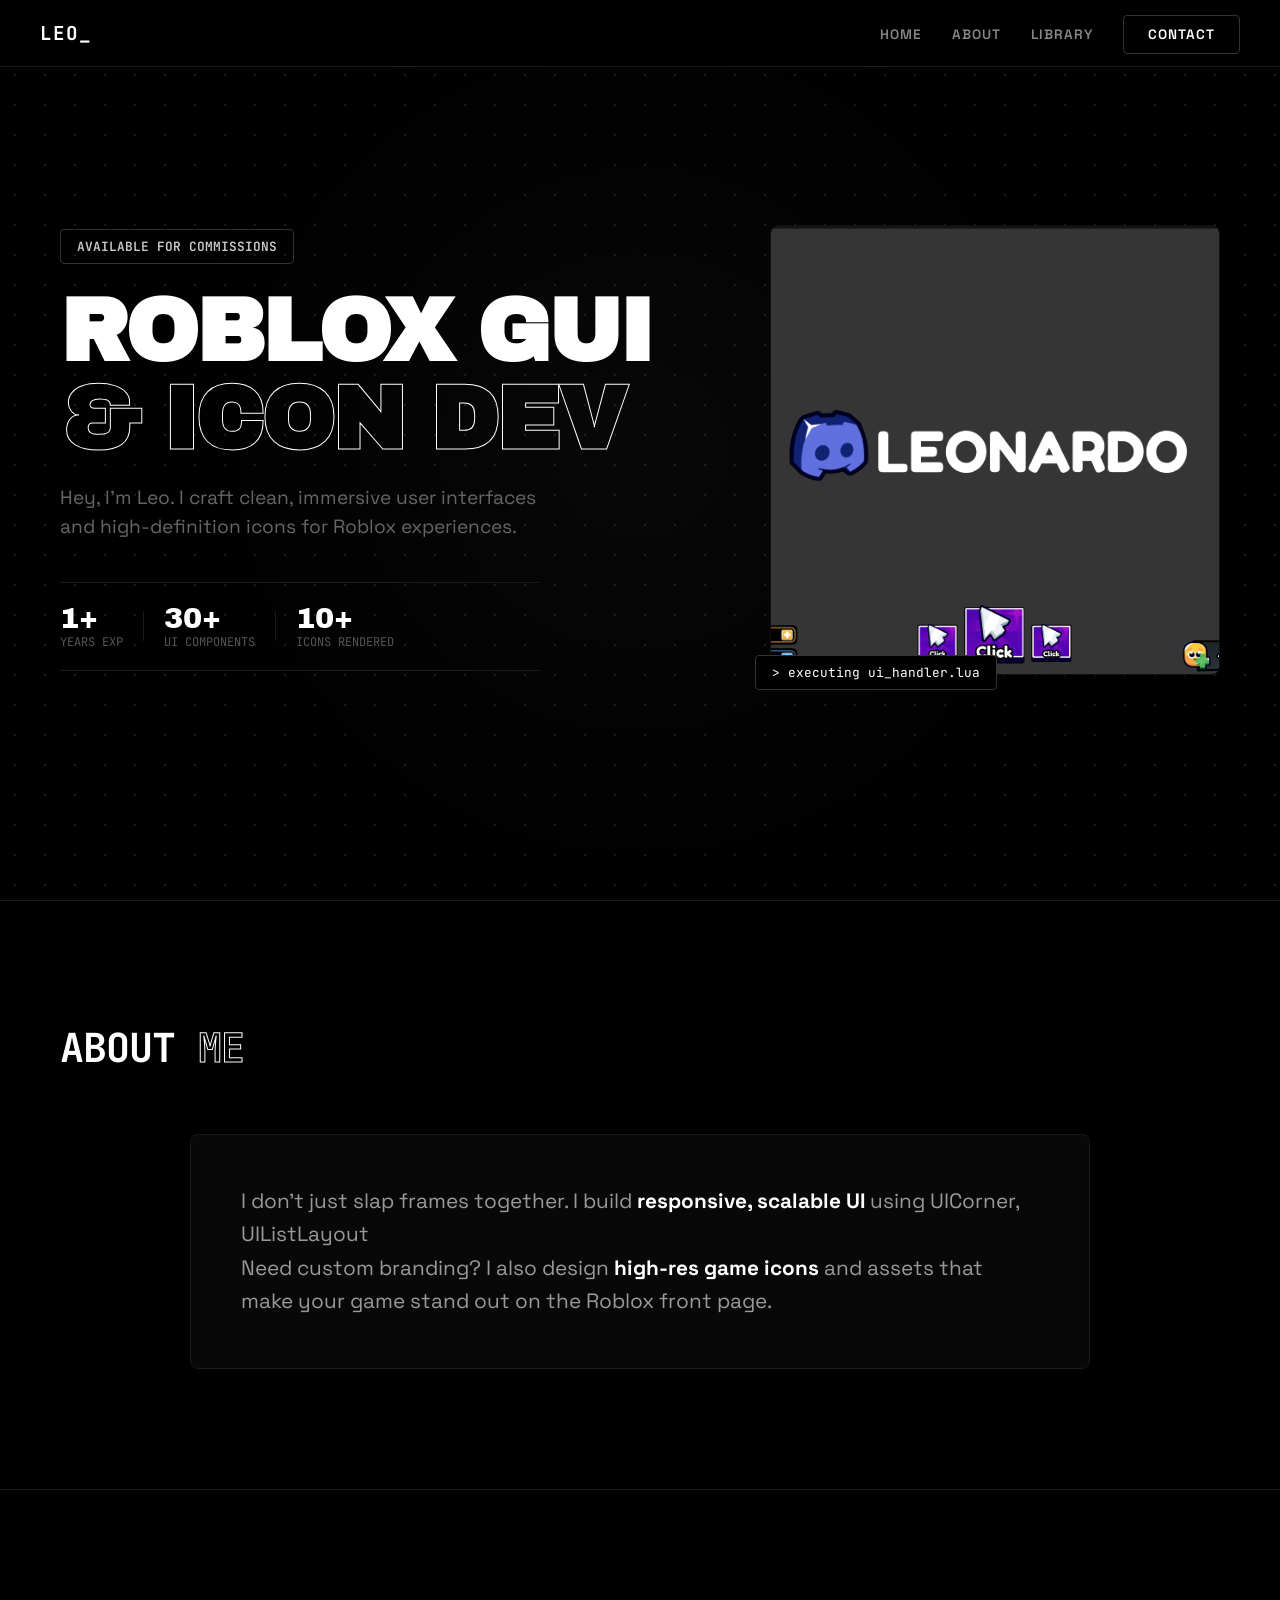
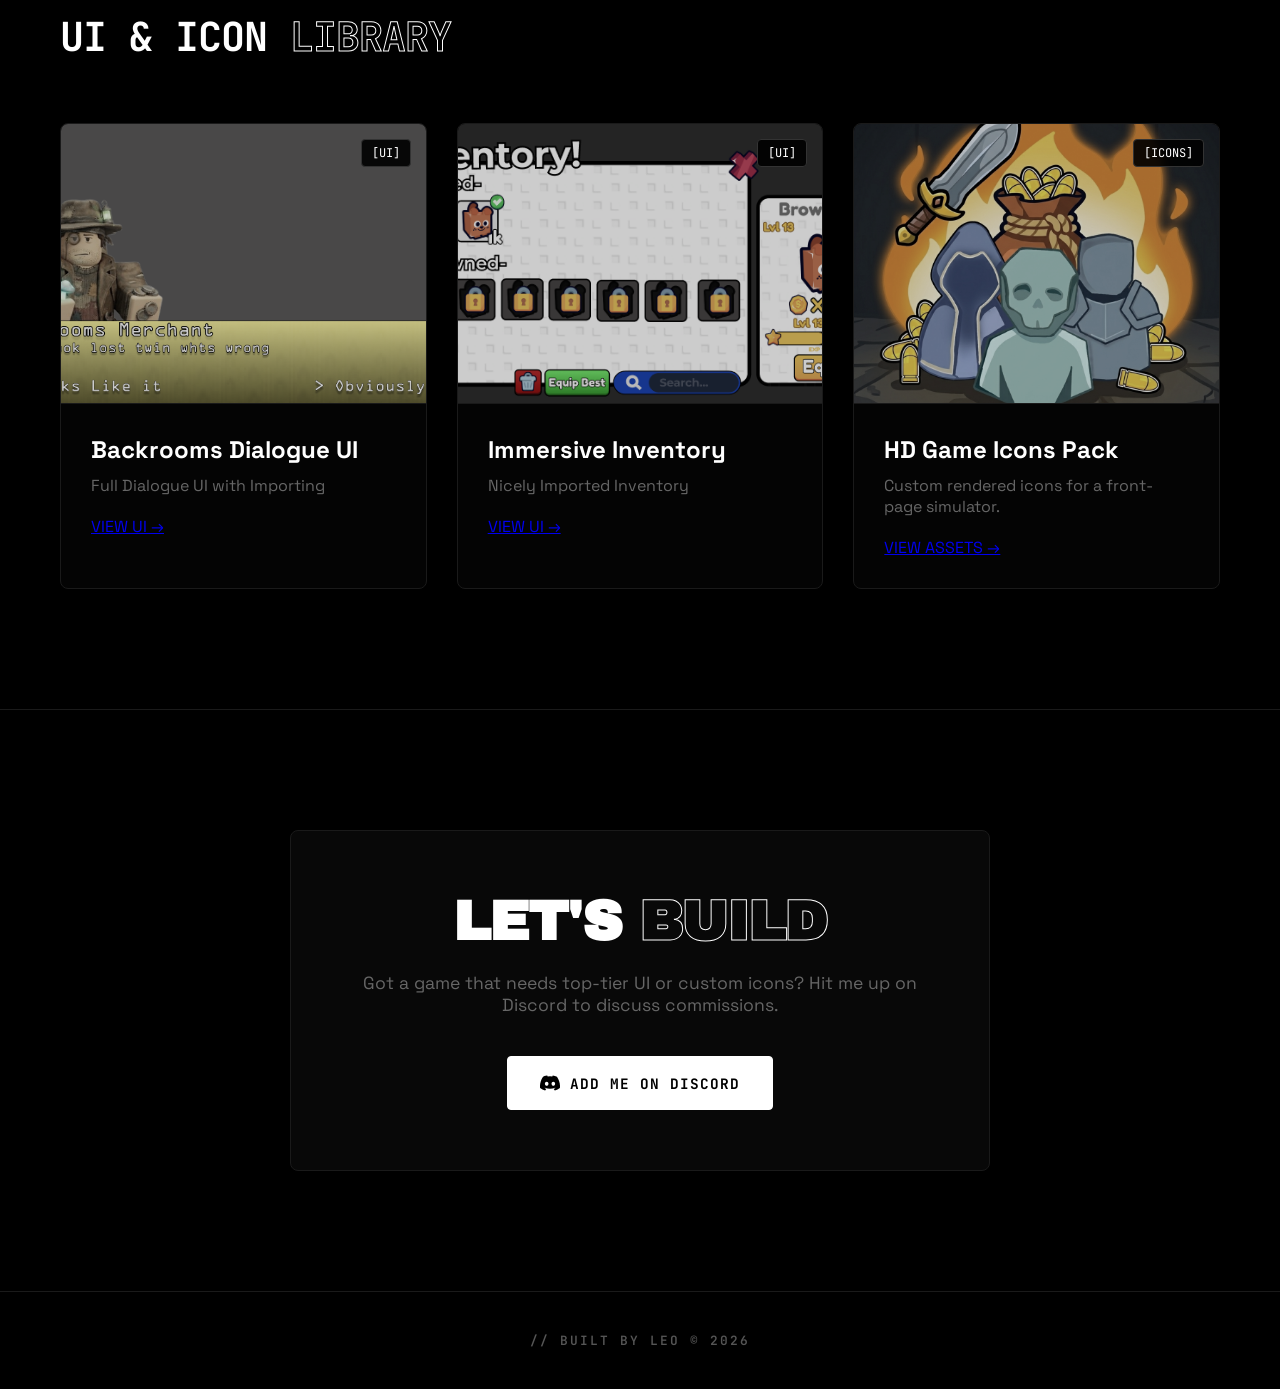
<file: Untitled-1.html>
<!DOCTYPE html>
<html lang="en">
<head>
    <meta charset="UTF-8">
    <meta name="viewport" content="width=device-width, initial-scale=1.0">
    <title>Leo | Roblox GUI & Icon Dev</title>
    <link rel="stylesheet" href="style.css">
    <!-- Importing fonts: Space Grotesk for text, JetBrains Mono for code -->
    <link href="https://fonts.googleapis.com/css2?family=Archivo+Black&family=JetBrains+Mono:wght@400;700&family=Space+Grotesk:wght@300;400;500;700&display=swap" rel="stylesheet">
</head>
<body>

    <!-- Animated Dev Dots Background -->
    <div class="grid-bg"></div>
    <div class="grid-glow"></div>

    <!-- ================= HEADER / NAVBAR ================= -->
    <header id="top">
        <nav class="navbar">
            <div class="logo">LEO<span class="cursor-blink">_</span></div>
            <ul class="nav-links">
                <li><a href="#top">Home</a></li>
                <li><a href="#about">About</a></li>
                <li><a href="#library">Library</a></li>
                <li><a href="#contact" class="nav-cta">Contact</a></li>
            </ul>
        </nav>
    </header>

    <!-- ================= HERO SECTION ================= -->
    <section class="hero">
        <div class="hero-content reveal">
            <div class="status-badge">AVAILABLE FOR COMMISSIONS</div>
            <h1>ROBLOX GUI <br><span class="outline-text">& ICON DEV</span></h1>
            <p>Hey, I'm Leo. I craft clean, immersive user interfaces and high-definition icons for Roblox experiences.</p>
            
            <!-- Dev Stats Bar -->
            <div class="dev-stats">
                <div class="stat"><span class="stat-num">1+</span><span class="stat-label">Years Exp</span></div>
                <div class="stat-divider"></div>
                <div class="stat"><span class="stat-num">30+</span><span class="stat-label">UI Components</span></div>
                <div class="stat-divider"></div>
                <div class="stat"><span class="stat-num">10+</span><span class="stat-label">Icons Rendered</span></div>
            </div>
        </div>
        
        <div class="hero-image-container reveal">
            <!-- IMPORT YOUR BEST GUI OR ICON PREVIEW HERE -->
            <img src="images/Screenshot 2026-07-24 135115.png" alt="Leo's UI Preview" class="hero-img">
            <div class="terminal-tag">&gt; executing ui_handler.lua</div>
        </div>
    </section>

    <!-- ================= ABOUT SECTION ================= -->
    <section id="about" class="about-section">
        <h2 class="section-title reveal">ABOUT <span class="outline-text">ME</span></h2>
        <div class="about-card reveal">
            <p>I don't just slap frames together. I build <strong>responsive, scalable UI</strong> using <span class="code-text">UICorner</span>, <span class="code-text">UIListLayout</span>
            <br>
            <p>Need custom branding? I also design <strong>high-res game icons</strong> and assets that make your game stand out on the Roblox front page.</p>
        </div>
    </section>

    <!-- ================= LIBRARY / PROJECTS SECTION ================= -->
    <section id="library" class="projects-section">
        <h2 class="section-title reveal">UI & ICON <span class="outline-text">LIBRARY</span></h2>
        <div class="project-grid">
            
            <!-- Project 1 -->
            <div class="project-card reveal">
                <div class="project-img-wrapper">
                    <!-- IMPORT YOUR PROJECT 1 IMAGE HERE -->
                    <img src="images/Screenshot 2026-06-18 165718.png" alt="Backrooms Dialogue UI" class="project-img">
                    <span class="tag">[UI]</span>
                </div>
                <div class="project-info">
                    <h3>Backrooms Dialogue UI</h3>
                    <p>Full Dialogue UI with Importing </p>
                    <a href="#" class="project-link">VIEW UI &rarr;</a>
                </div>
            </div>

            <!-- Project 2 -->
            <div class="project-card reveal">
                <div class="project-img-wrapper">
                    <!-- IMPORT YOUR PROJECT 2 IMAGE HERE -->
                    <img src="images/Screenshot 2026-08-16 202049.png" alt="Main Menu" class="project-img">
                    <span class="tag">[UI]</span>
                </div>
                <div class="project-info">
                    <h3>Immersive Inventory</h3>
                    <p>Nicely Imported Inventory</p>
                    <a href="#" class="project-link">VIEW UI &rarr;</a>
                </div>
            </div>

            <!-- Project 3 -->
            <div class="project-card reveal">
                <div class="project-img-wrapper">
                    <!-- IMPORT YOUR PROJECT 3 IMAGE HERE -->
                    <img src="images/Gemini_Generated_Image_r1dy5br1dy5br1dy.jpg" alt="Icon Pack" class="project-img">
                    <span class="tag">[ICONS]</span>
                </div>
                <div class="project-info">
                    <h3>HD Game Icons Pack</h3>
                    <p>Custom rendered icons for a front-page simulator.</p>
                    <a href="#" class="project-link">VIEW ASSETS &rarr;</a>
                </div>
            </div>

        </div>
    </section>

    <!-- ================= CONTACT SECTION ================= -->
    <section id="contact" class="contact-section">
        <div class="contact-card reveal">
            <h2>LET'S <span class="outline-text">BUILD</span></h2>
            <p>Got a game that needs top-tier UI or custom icons? Hit me up on Discord to discuss commissions.</p>
            
            <!-- REPLACE 'yourusername' WITH YOUR ACTUAL DISCORD USERNAME -->
            <a href="https://discord.com/users/d_realleonardo" target="_blank" class="btn btn-discord">
                <svg width="20" height="20" viewBox="0 0 24 24" fill="currentColor"><path d="M20.317 4.37a19.791 19.791 0 0 0-4.885-1.515.074.074 0 0 0-.079.037c-.21.375-.444.864-.608 1.25a18.27 18.27 0 0 0-5.487 0 12.64 12.64 0 0 0-.617-1.25.077.077 0 0 0-.079-.037A19.736 19.736 0 0 0 3.677 4.37a.07.07 0 0 0-.032.027C.533 9.046-.32 13.58.099 18.057a.082.082 0 0 0 .031.057 19.9 19.9 0 0 0 5.993 3.03.078.078 0 0 0 .084-.028 14.09 14.09 0 0 0 1.226-1.994.076.076 0 0 0-.041-.106 13.107 13.107 0 0 1-1.872-.892.077.077 0 0 1-.008-.128 10.2 10.2 0 0 0 .372-.292.074.074 0 0 1 .077-.01c3.928 1.793 8.18 1.793 12.062 0a.074.074 0 0 1 .078.01c.12.098.246.198.373.292a.077.077 0 0 1-.006.127 12.299 12.299 0 0 1-1.873.892.077.077 0 0 0-.041.107c.36.698.772 1.362 1.225 1.993a.076.076 0 0 0 .084.028 19.839 19.839 0 0 0 6.002-3.03.077.077 0 0 0 .032-.054c.5-5.177-.838-9.674-3.549-13.66a.061.061 0 0 0-.031-.03zM8.02 15.33c-1.183 0-2.157-1.085-2.157-2.419 0-1.333.956-2.419 2.157-2.419 1.21 0 2.176 1.096 2.157 2.42 0 1.333-.956 2.418-2.157 2.418zm7.975 0c-1.183 0-2.157-1.085-2.157-2.419 0-1.333.955-2.419 2.157-2.419 1.21 0 2.176 1.096 2.157 2.42 0 1.333-.946 2.418-2.157 2.418z"/></svg>
                ADD ME ON DISCORD
            </a>
        </div>
    </section>

    <!-- ================= FOOTER ================= -->
    <footer>
        <p>// BUILT BY LEO &copy; 2026</p>
    </footer>

    <script src="script.js"></script>
</body>
</html>
</file>
<file: style.css>
/* ================= BASIC RESET ================= */
* {
    margin: 0;
    padding: 0;
    box-sizing: border-box;
}

html {
    scroll-behavior: smooth;
}

body {
    font-family: 'Space Grotesk', sans-serif;
    background-color: #000000;
    color: #e0e0e0;
    overflow-x: hidden;
    cursor: auto;
}

::selection {
    background: #ffffff;
    color: #000000;
}

/* ================= ANIMATED BACKGROUND ================= */
.grid-bg {
    position: fixed;
    top: 0;
    left: 0;
    width: 100%;
    height: 100%;
    z-index: -2;
    background-image: radial-gradient(#1a1a1a 1px, transparent 1px);
    background-size: 30px 30px;
    animation: grid-pan 20s linear infinite;
}

@keyframes grid-pan {
    0% { background-position: 0 0; }
    100% { background-position: 30px 30px; }
}

.grid-glow {
    position: fixed;
    top: 50%;
    left: 50%;
    transform: translate(-50%, -50%);
    width: 1000px;
    height: 1000px;
    background: radial-gradient(circle, rgba(255, 255, 255, 0.03) 0%, rgba(0,0,0,0) 70%);
    z-index: -1;
    pointer-events: none;
}

/* ================= NAVBAR ================= */
.navbar {
    display: flex;
    justify-content: space-between;
    align-items: center;
    padding: 20px 40px;
    background: rgba(0, 0, 0, 0.8);
    backdrop-filter: blur(10px);
    border-bottom: 1px solid #1a1a1a;
    position: fixed;
    width: 100%;
    top: 0;
    z-index: 1000;
}

.logo {
    font-family: 'JetBrains Mono', monospace;
    font-size: 1.2rem;
    letter-spacing: 1px;
    text-transform: uppercase;
    color: #fff;
    font-weight: 700;
}

.cursor-blink {
    animation: blink 1s step-end infinite;
    color: #fff;
}

@keyframes blink {
    50% { opacity: 0; }
}

.nav-links {
    list-style: none;
    display: flex;
    gap: 30px;
    align-items: center;
}

.nav-links a {
    color: #888;
    text-decoration: none;
    font-weight: 600;
    font-size: 0.85rem;
    text-transform: uppercase;
    letter-spacing: 1px;
    transition: color 0.2s ease;
}

.nav-links a:hover {
    color: #fff;
}

.nav-links .nav-cta {
    padding: 10px 24px;
    border: 1px solid #333;
    color: #fff;
    border-radius: 4px;
}

.nav-links .nav-cta:hover {
    background: #fff;
    color: #000;
    border-color: #fff;
}

/* ================= HERO SECTION ================= */
.hero {
    min-height: 100vh;
    display: flex;
    justify-content: space-between;
    align-items: center;
    padding: 0 60px;
    position: relative;
}

.status-badge {
    display: inline-flex;
    align-items: center;
    gap: 8px;
    padding: 8px 16px;
    background: transparent;
    border: 1px solid #333;
    border-radius: 4px;
    font-family: 'JetBrains Mono', monospace;
    font-size: 0.8rem;
    color: #ccc;
    margin-bottom: 24px;
    font-weight: 600;
}

.hero-content h1 {
    font-family: 'Archivo Black', sans-serif;
    font-size: 5.5rem;
    line-height: 1;
    margin-bottom: 20px;
    color: #fff;
    letter-spacing: -2px;
    text-transform: uppercase;
}

.outline-text {
    color: transparent;
    -webkit-text-stroke: 1px #ffffff;
    transition: all 0.3s ease;
}

.outline-text:hover {
    color: #ffffff;
}

.hero-content p {
    font-size: 1.2rem;
    color: #666;
    margin-bottom: 40px;
    max-width: 500px;
    line-height: 1.5;
}

.dev-stats {
    display: flex;
    align-items: center;
    gap: 20px;
    padding: 20px 0;
    border-top: 1px solid #1a1a1a;
    border-bottom: 1px solid #1a1a1a;
    max-width: 480px;
}

.stat {
    display: flex;
    flex-direction: column;
}

.stat-num {
    font-family: 'Archivo Black', sans-serif;
    font-size: 1.8rem;
    color: #fff;
}

.stat-label {
    font-family: 'JetBrains Mono', monospace;
    font-size: 0.75rem;
    color: #555;
    text-transform: uppercase;
}

.stat-divider {
    width: 1px;
    height: 30px;
    background: #1a1a1a;
}

.hero-image-container {
    position: relative;
    width: 450px;
    height: 450px;
}

.hero-img {
    width: 100%;
    height: 100%;
    object-fit: cover;
    border-radius: 8px;
    border: 1px solid #1a1a1a;
    filter: grayscale(30%) contrast(110%);
    transition: filter 0.4s ease;
}

.hero-image-container:hover .hero-img {
    filter: grayscale(0%) contrast(100%);
}

.terminal-tag {
    position: absolute;
    bottom: -15px;
    left: -15px;
    background: #000;
    border: 1px solid #333;
    padding: 8px 16px;
    font-family: 'JetBrains Mono', monospace;
    font-size: 0.8rem;
    color: #fff;
    border-radius: 4px;
}

/* ================= SECTIONS GENERAL ================= */
.section-title {
    font-family: 'JetBrains Mono', monospace;
    text-align: left;
    font-size: 2.5rem;
    margin-bottom: 60px;
    font-weight: 700;
    letter-spacing: -1px;
    text-transform: uppercase;
    color: #fff;
}

#about, #library, #contact {
    padding: 120px 60px;
    position: relative;
    z-index: 2;
    border-top: 1px solid #1a1a1a;
}

/* ================= ABOUT SECTION ================= */
.about-card {
    max-width: 900px;
    margin: 0 auto;
    padding: 50px;
    background: rgba(10, 10, 10, 0.8);
    border: 1px solid #1a1a1a;
    border-radius: 8px;
    text-align: left;
    font-size: 1.3rem;
    line-height: 1.6;
    color: #999;
    backdrop-filter: blur(5px);
}

.about-card strong {
    color: #fff;
}

/* ================= LIBRARY / PROJECTS ================= */
.project-grid {
    display: grid;
    grid-template-columns: repeat(auto-fit, minmax(320px, 1fr));
    gap: 30px;
    max-width: 1300px;
    margin: 0 auto;
}

.project-card {
    background: rgba(5, 5, 5, 0.8);
    border: 1px solid #1a1a1a;
    border-radius: 8px;
    overflow: hidden;
    transition: all 0.3s cubic-bezier(0.4, 0, 0.2, 1);
    backdrop-filter: blur(5px);
}

.project-card:hover {
    border-color: #333;
    transform: translateY(-5px);
    box-shadow: 0 15px 30px rgba(0,0,0,0.5);
}

.project-img-wrapper {
    overflow: hidden;
    height: 280px;
    position: relative;
    cursor: pointer;
    border-bottom: 1px solid #1a1a1a;
}

.project-img {
    width: 100%;
    height: 100%;
    object-fit: cover;
    filter: grayscale(40%) brightness(0.8);
    transition: transform 0.6s ease, filter 0.4s ease;
}

.project-card:hover .project-img {
    transform: scale(1.05);
    filter: grayscale(0%) brightness(1);
}

.tag {
    position: absolute;
    top: 15px;
    right: 15px;
    background: rgba(0, 0, 0, 0.9);
    color: #fff;
    padding: 5px 10px;
    font-family: 'JetBrains Mono', monospace;
    font-size: 0.75rem;
    border: 1px solid #333;
    border-radius: 4px;
    backdrop-filter: blur(4px);
    z-index: 3;
}

.project-info {
    padding: 30px;
}

.project-info h3 {
    font-size: 1.5rem;
    margin-bottom: 10px;
    color: #fff;
}

.project-info p {
    color: #666;
    margin-bottom: 20px;
}

/* ================= LOAD MORE SYSTEM ================= */
.hidden-project {
    display: none;
}

.project-card.visible {
    display: block;
    animation: fadeInUp 0.6s ease forwards;
}

@keyframes fadeInUp {
    from { opacity: 0; transform: translateY(30px); }
    to { opacity: 1; transform: translateY(0); }
}

.load-more-wrapper {
    text-align: center;
    margin-top: 60px;
}

#loadMoreBtn {
    font-family: 'JetBrains Mono', monospace;
}

#loadMoreBtn.hidden {
    display: none;
}

/* ================= CONTACT SECTION ================= */
.contact-section {
    text-align: center;
}

.contact-card {
    max-width: 700px;
    margin: 0 auto;
    padding: 60px;
    background: rgba(10, 10, 10, 0.8);
    border: 1px solid #1a1a1a;
    border-radius: 8px;
    backdrop-filter: blur(5px);
}

.contact-card h2 {
    font-family: 'Archivo Black', sans-serif;
    font-size: 3.5rem;
    margin-bottom: 20px;
    color: #fff;
    text-transform: uppercase;
    letter-spacing: -1px;
}

.contact-card p {
    color: #666;
    font-size: 1.1rem;
    margin-bottom: 40px;
}

/* ================= BUTTONS ================= */
.hero-buttons {
    display: flex;
    gap: 20px;
    margin-bottom: 40px;
}

.btn {
    display: inline-flex;
    align-items: center;
    gap: 10px;
    padding: 16px 32px;
    text-decoration: none;
    font-family: 'JetBrains Mono', monospace;
    font-weight: 700;
    font-size: 0.9rem;
    letter-spacing: 1px;
    text-transform: uppercase;
    transition: all 0.2s ease-in-out;
    border: 1px solid transparent;
    cursor: pointer;
    border-radius: 4px;
}

.btn-primary {
    background: #ffffff;
    color: #000000;
}

.btn-primary:hover {
    background: transparent;
    color: #ffffff;
    border: 1px solid #ffffff;
    transform: translateY(-3px);
}

.btn-ghost {
    background: transparent;
    border: 1px solid #333;
    color: #fff;
}

.btn-ghost:hover {
    background: #ffffff;
    color: #000000;
    border-color: #ffffff;
    transform: translateY(-3px);
}

.btn-discord {
    background: #ffffff;
    color: #000000;
    border: 1px solid #ffffff;
}

.btn-discord:hover {
    background: transparent;
    color: #ffffff;
    transform: translateY(-3px);
}

/* ================= FULLSCREEN LIGHTBOX ================= */
.lightbox {
    display: none;
    position: fixed;
    top: 0;
    left: 0;
    width: 100%;
    height: 100%;
    background: rgba(0, 0, 0, 0.95);
    z-index: 5000;
    justify-content: center;
    align-items: center;
    flex-direction: column;
    backdrop-filter: blur(15px);
}

.lightbox.active {
    display: flex;
    animation: fadeIn 0.3s ease;
}

@keyframes fadeIn {
    from { opacity: 0; }
    to { opacity: 1; }
}

.lightbox img {
    max-width: 85%;
    max-height: 80vh;
    object-fit: contain;
    border: 1px solid #333;
    border-radius: 4px;
    box-shadow: 0 20px 50px rgba(0,0,0,0.8);
    animation: zoomIn 0.4s cubic-bezier(0.4, 0, 0.2, 1);
}

@keyframes zoomIn {
    from { transform: scale(0.8); opacity: 0; }
    to { transform: scale(1); opacity: 1; }
}

.lightbox-close {
    position: absolute;
    top: 30px;
    right: 40px;
    color: #fff;
    font-size: 1rem;
    font-family: 'JetBrains Mono', monospace;
    font-weight: 700;
    cursor: pointer;
    border: 1px solid #444;
    padding: 10px 20px;
    border-radius: 4px;
    transition: all 0.3s ease;
    z-index: 5001;
}

.lightbox-close:hover {
    background: #fff;
    color: #000;
}

.lightbox-controls {
    position: absolute;
    bottom: 40px;
    display: flex;
    gap: 20px;
}

.lb-prev, .lb-next {
    background: transparent;
    border: 1px solid #444;
    color: #fff;
    font-size: 1.5rem;
    padding: 10px 25px;
    cursor: pointer;
    border-radius: 4px;
    transition: all 0.3s ease;
}

.lb-prev:hover, .lb-next:hover {
    background: #fff;
    color: #000;
    border-color: #fff;
}

.lightbox-hint {
    position: absolute;
    bottom: 15px;
    color: #555;
    font-family: 'JetBrains Mono', monospace;
    font-size: 0.75rem;
    text-transform: uppercase;
    letter-spacing: 1px;
}

/* ================= FOOTER ================= */
footer {
    text-align: center;
    padding: 40px;
    border-top: 1px solid #1a1a1a;
    color: #555;
    font-family: 'JetBrains Mono', monospace;
    font-size: 0.8rem;
    letter-spacing: 2px;
    text-transform: uppercase;
    font-weight: 600;
    position: relative;
    z-index: 2;
    background: rgba(0,0,0,0.8);
    backdrop-filter: blur(5px);
}

/* ================= ANIMATION CLASSES ================= */
.reveal {
    opacity: 0;
    transform: translateY(40px);
    transition: all 0.8s ease;
}

.reveal.active {
    opacity: 1;
    transform: translateY(0);
}

/* ================= RESPONSIVE ================= */
@media (max-width: 900px) {
    .hero {
        flex-direction: column-reverse;
        justify-content: center;
        padding-top: 120px;
        text-align: center;
        gap: 80px;
    }
    .hero-buttons {
        justify-content: center;
    }
    .dev-stats {
        justify-content: center;
        margin: 0 auto;
    }
    .hero-image-container {
        width: 300px;
        height: 300px;
    }
    .hero-content h1 {
        font-size: 3.5rem;
    }
    .section-title {
        font-size: 2rem;
    }
}
</file>
